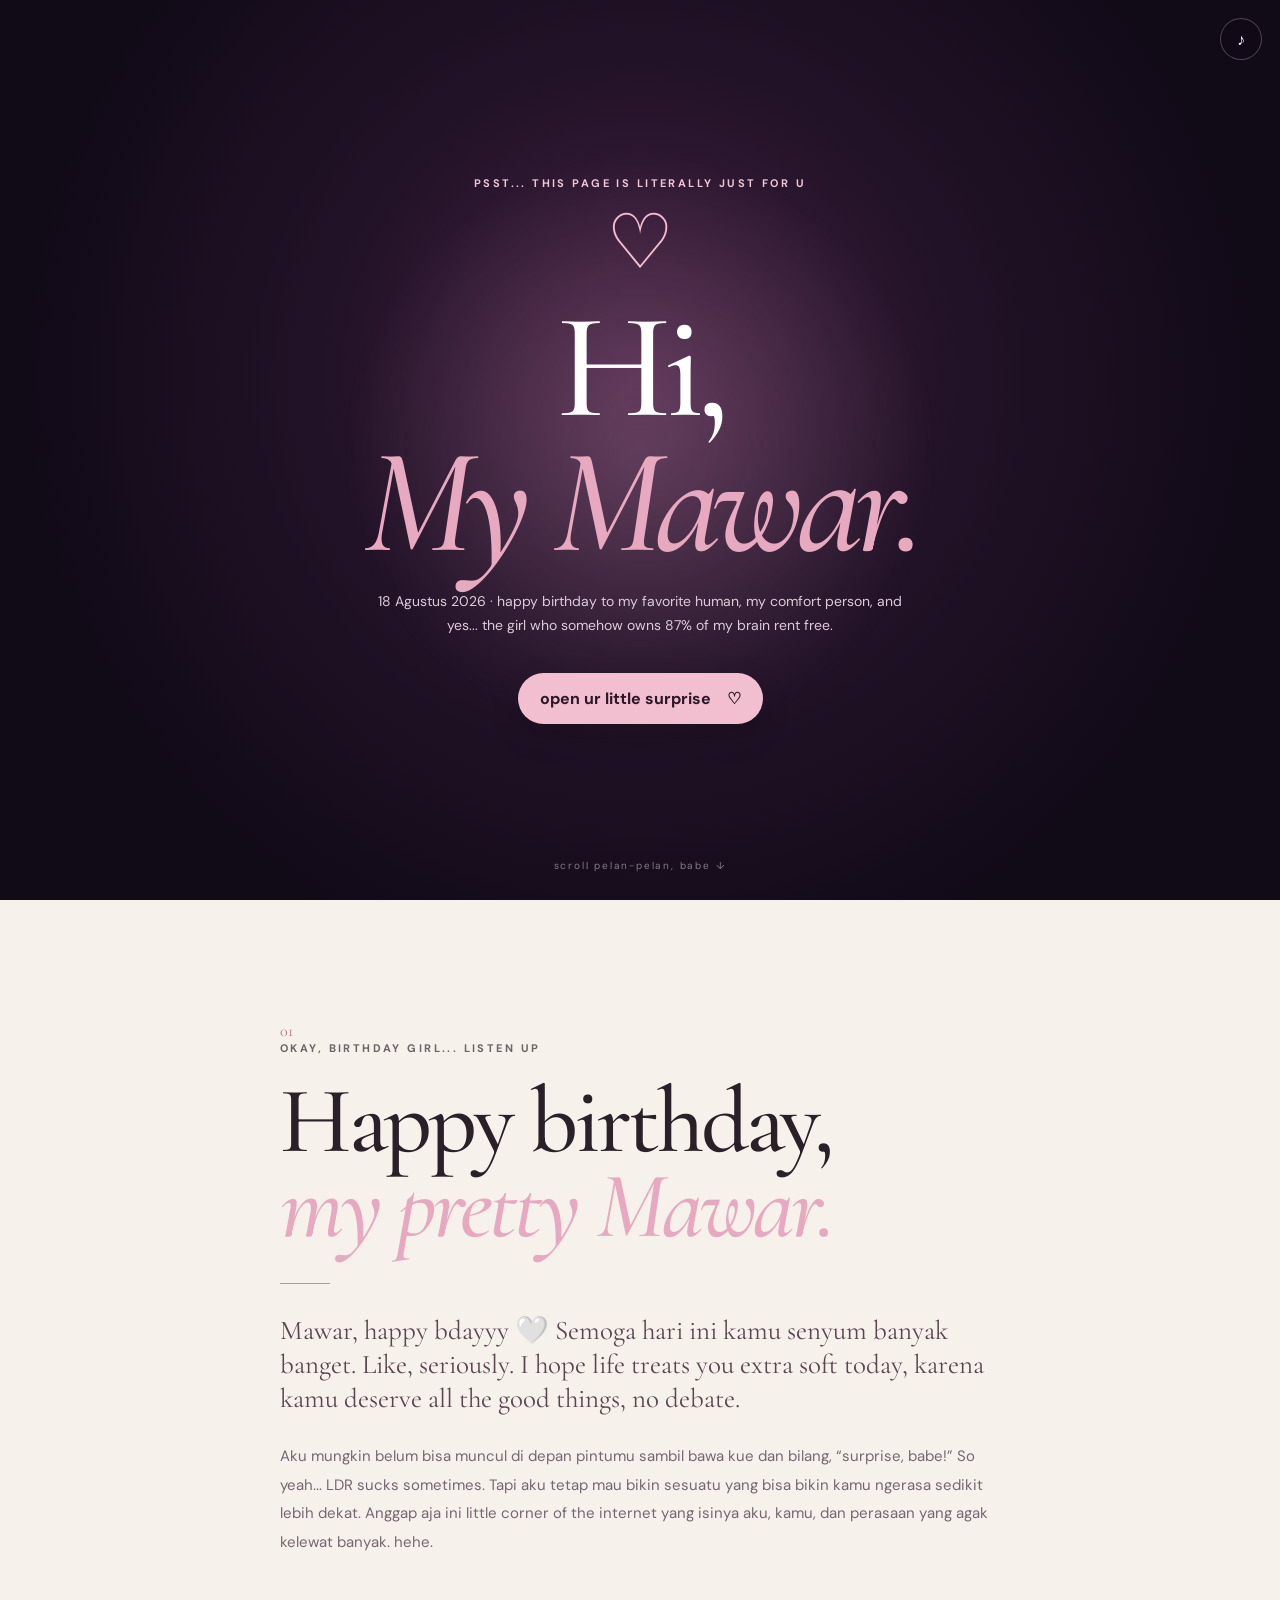
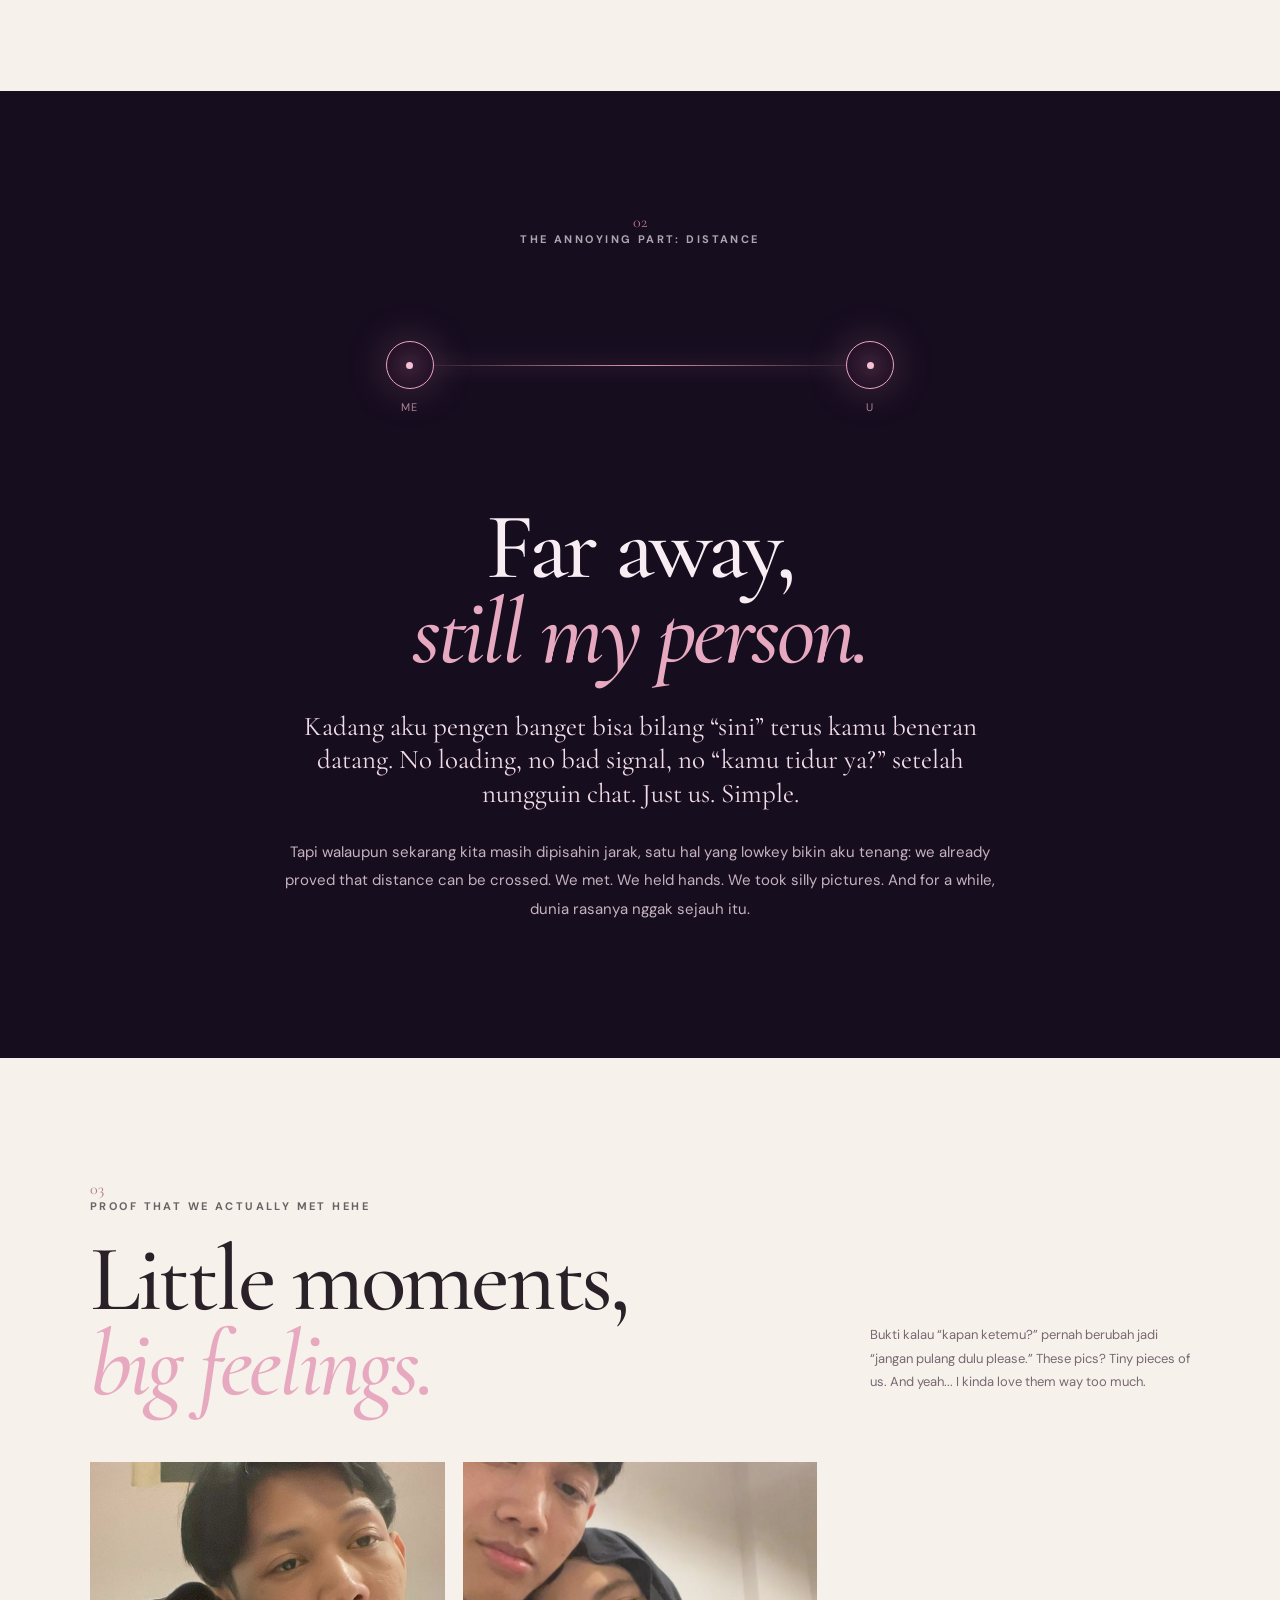
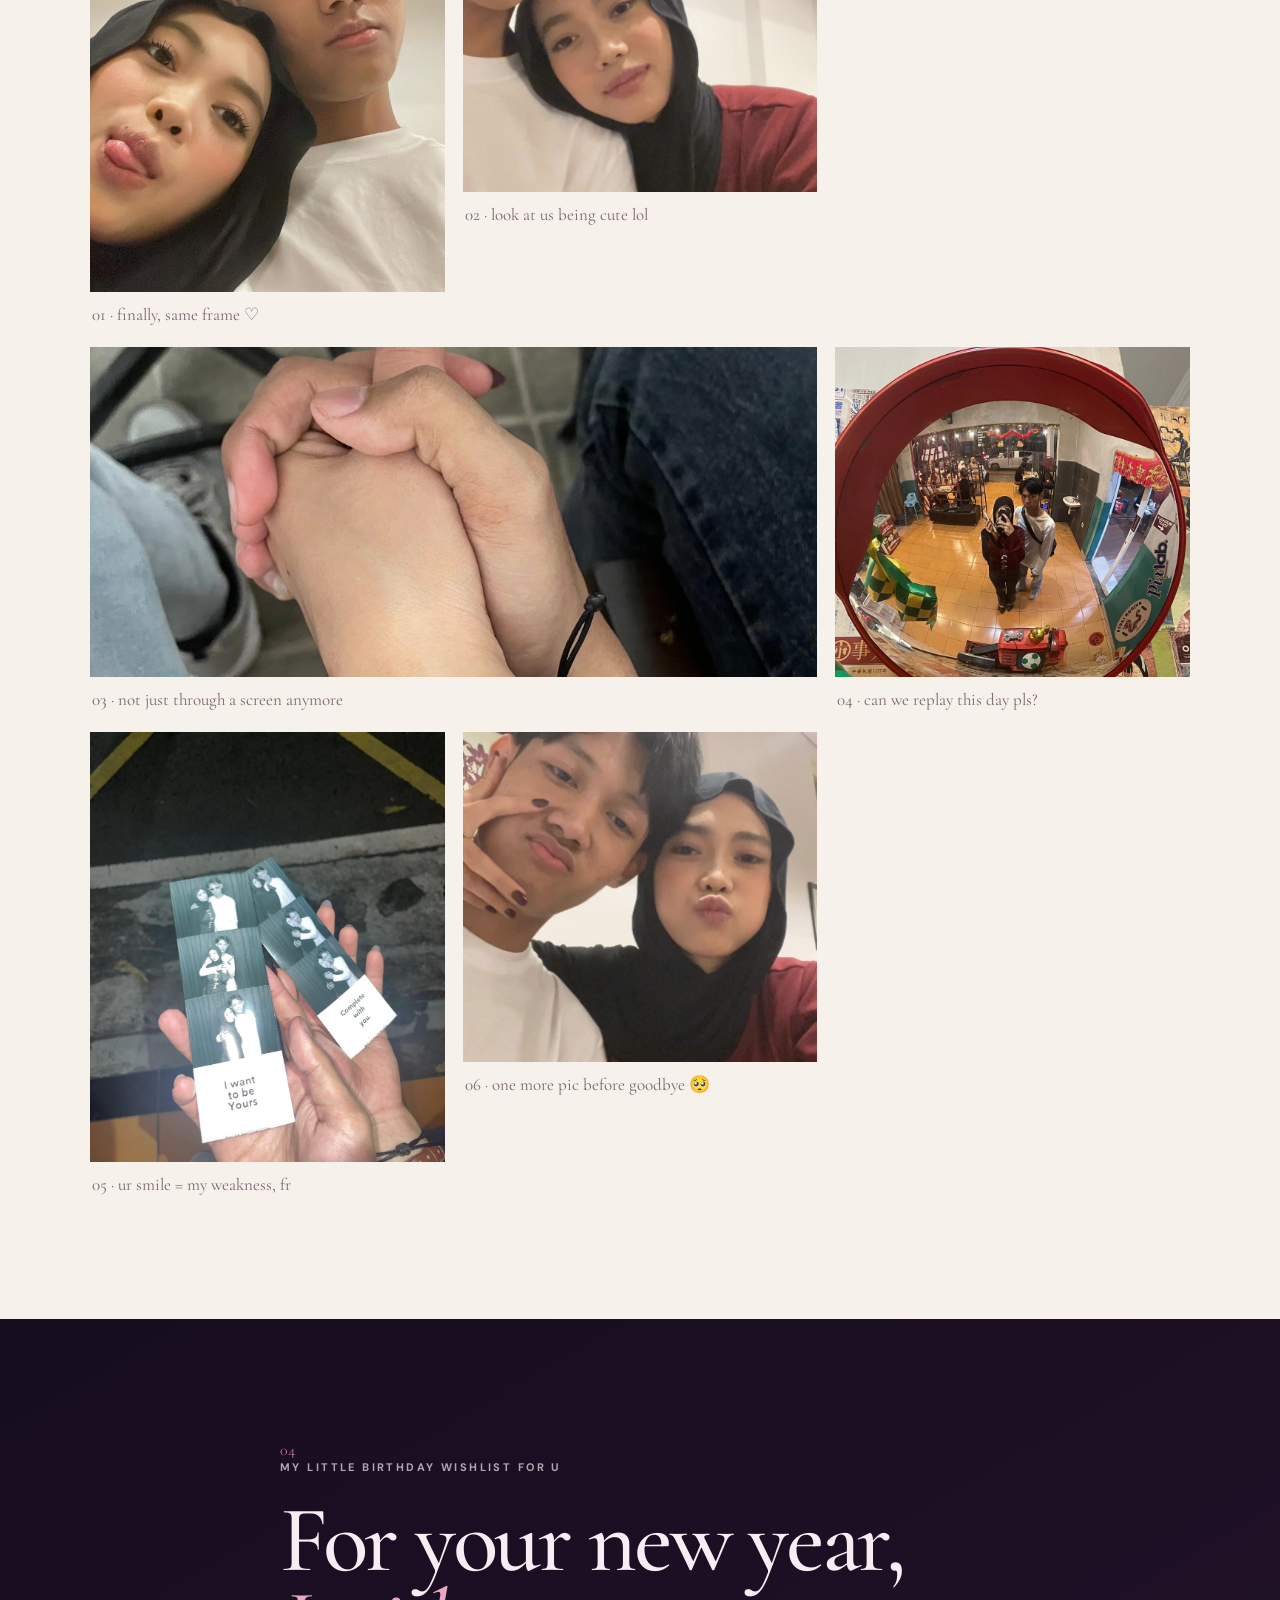
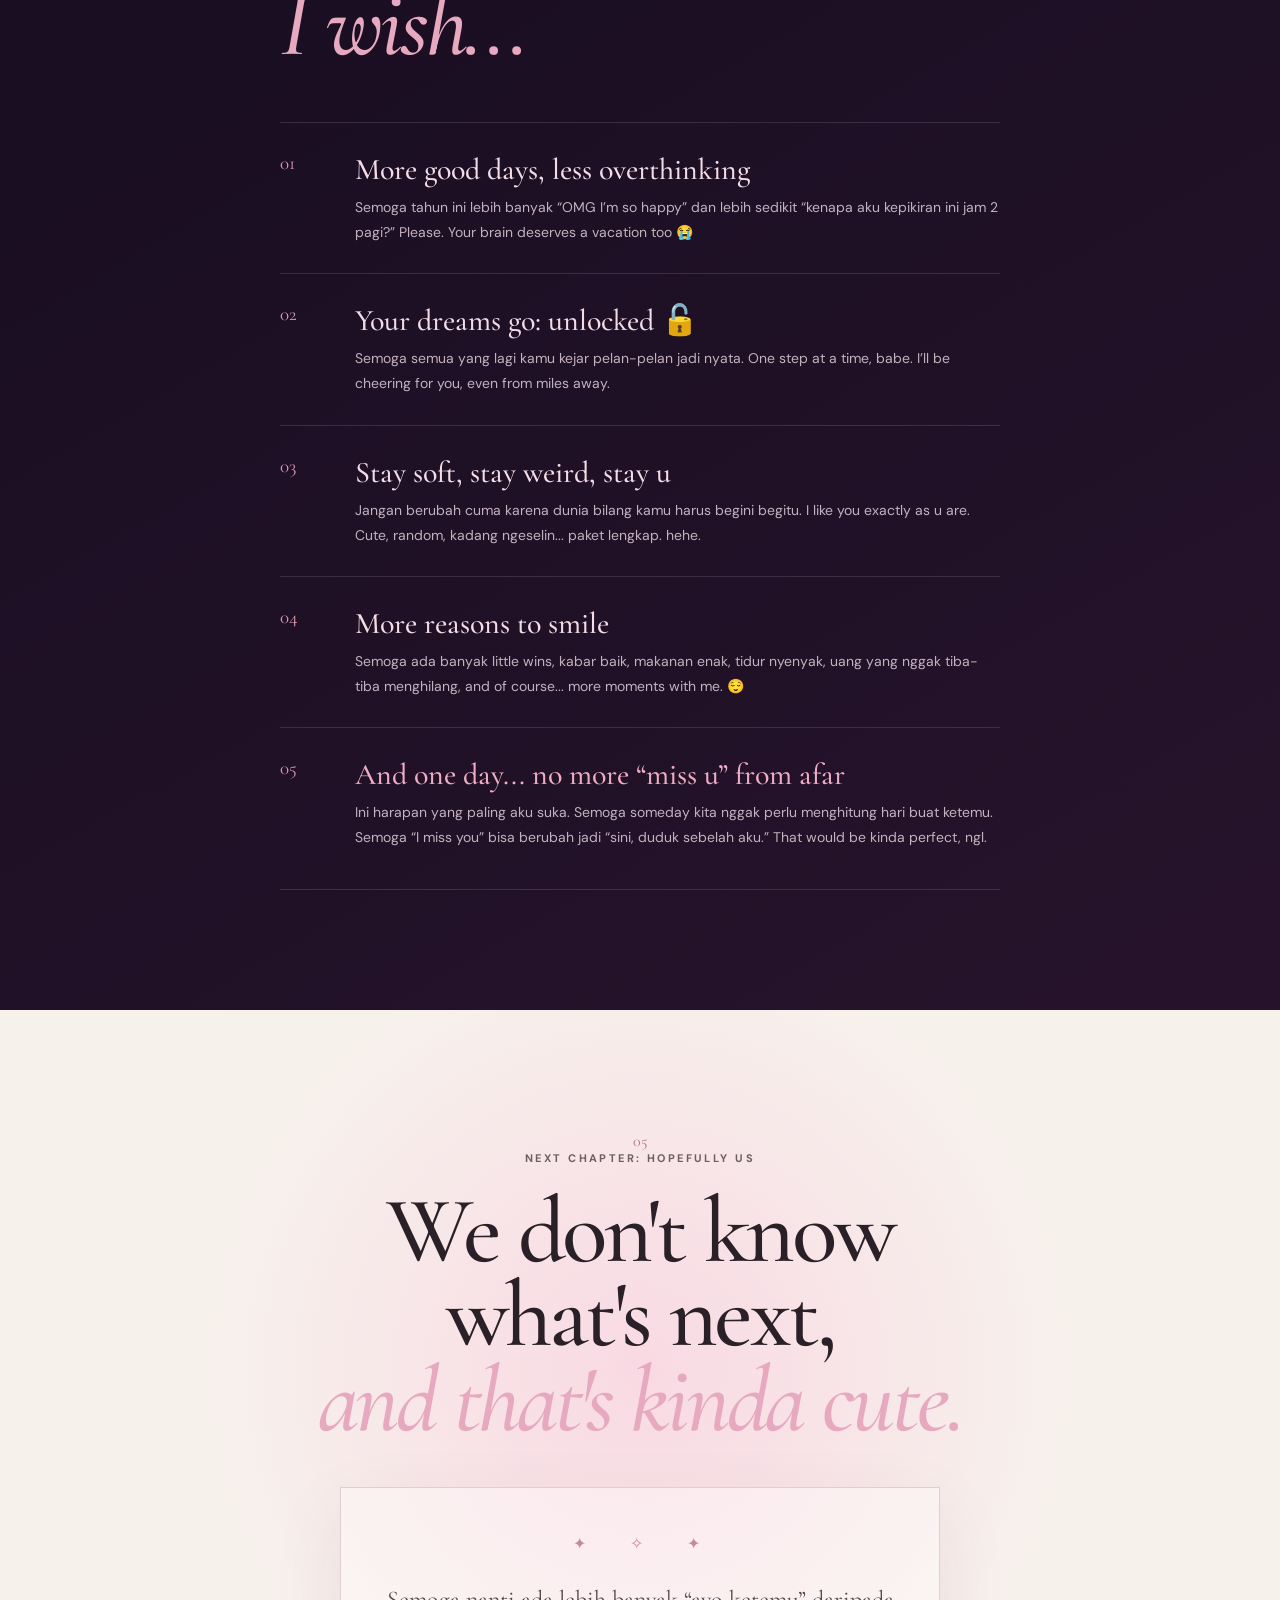
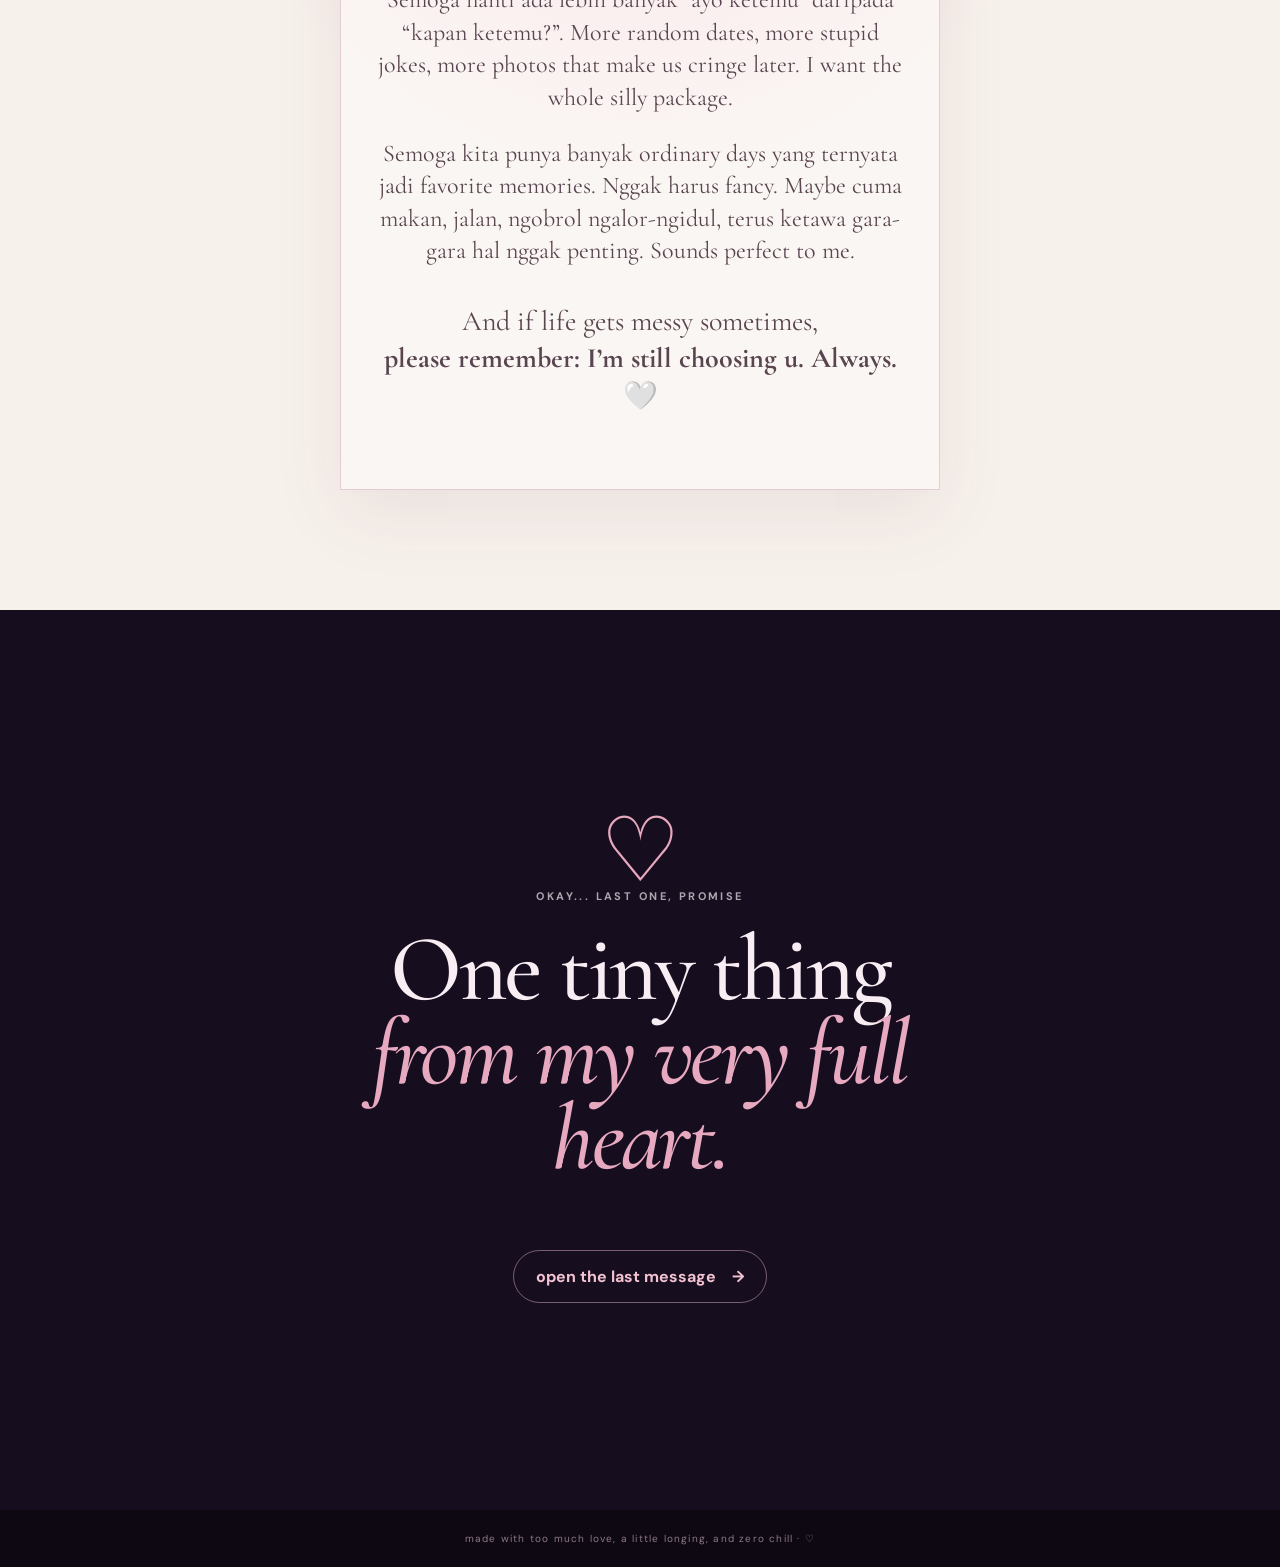
<file: index.html>
<!doctype html>
<html lang="id">
<head>
  <meta charset="utf-8">
  <meta name="viewport" content="width=device-width, initial-scale=1, viewport-fit=cover">
  <meta name="theme-color" content="#160d1f">
  <meta name="description" content="A tiny little birthday corner for Mawarni Agustin. Made with love, long distance, and way too many feelings.">
  <title>Hi, My Mawar ♡</title>
  <link rel="preconnect" href="https://fonts.googleapis.com">
  <link rel="preconnect" href="https://fonts.gstatic.com" crossorigin>
  <link href="https://fonts.googleapis.com/css2?family=Cormorant+Garamond:wght@400;500;600;700&family=DM+Sans:wght@400;500;600;700&display=swap" rel="stylesheet">
  <link rel="stylesheet" href="style.css">
</head>
<body>
  <div class="stars" aria-hidden="true"></div>
  <div class="petals" aria-hidden="true"></div>
  <button class="sound-btn" id="soundBtn" aria-label="Nyalakan suara">♪</button>
  <button class="music-hint" id="musicHint">♫ tiny soundtrack</button>

  <main>
    <section class="hero screen" id="hero">
      <div class="moon-glow"></div>
      <div class="hero-content">
        <p class="eyebrow reveal">psst... this page is literally just for u</p>
        <div class="heart-mark reveal delay-1">♡</div>
        <h1 class="reveal delay-2">Hi,<br><em>My Mawar.</em></h1>
        <p class="hero-sub reveal delay-3">18 Agustus 2026 · happy birthday to my favorite human, my comfort person, and yes... the girl who somehow owns 87% of my brain rent free.</p>
        <button class="primary-btn reveal delay-4" id="openBtn">open ur little surprise <span>♡</span></button>
      </div>
      <div class="scroll-note">scroll pelan-pelan, babe ↓</div>
    </section>

    <section class="intro section" id="intro">
      <div class="section-inner narrow">
        <span class="section-number">01</span>
        <p class="eyebrow">okay, birthday girl... listen up</p>
        <h2>Happy birthday,<br><em>my pretty Mawar.</em></h2>
        <div class="divider"></div>
        <p class="lead">Mawar, happy bdayyy 🤍 Semoga hari ini kamu senyum banyak banget. Like, seriously. I hope life treats you extra soft today, karena kamu deserve all the good things, no debate.</p>
        <p class="body-copy">Aku mungkin belum bisa muncul di depan pintumu sambil bawa kue dan bilang, “surprise, babe!” So yeah... LDR sucks sometimes. Tapi aku tetap mau bikin sesuatu yang bisa bikin kamu ngerasa sedikit lebih dekat. Anggap aja ini little corner of the internet yang isinya aku, kamu, dan perasaan yang agak kelewat banyak. hehe.</p>
      </div>
    </section>

    <section class="distance section dark-section" id="distance">
      <div class="section-inner narrow center">
        <span class="section-number">02</span>
        <p class="eyebrow">the annoying part: distance</p>
        <div class="orbit-wrap">
          <div class="orbit-line"></div>
          <div class="orbit-dot dot-left"><span>me</span></div>
          <div class="orbit-dot dot-right"><span>u</span></div>
        </div>
        <h2>Far away,<br><em>still my person.</em></h2>
        <p class="lead light">Kadang aku pengen banget bisa bilang “sini” terus kamu beneran datang. No loading, no bad signal, no “kamu tidur ya?” setelah nungguin chat. Just us. Simple.</p>
        <p class="body-copy light-muted">Tapi walaupun sekarang kita masih dipisahin jarak, satu hal yang lowkey bikin aku tenang: we already proved that distance can be crossed. We met. We held hands. We took silly pictures. And for a while, dunia rasanya nggak sejauh itu.</p>
      </div>
    </section>

    <section class="gallery section" id="gallery">
      <div class="section-inner">
        <div class="gallery-heading">
          <div><span class="section-number">03</span><p class="eyebrow">proof that we actually met hehe</p><h2>Little moments,<br><em>big feelings.</em></h2></div>
          <p class="gallery-note">Bukti kalau “kapan ketemu?” pernah berubah jadi “jangan pulang dulu please.” These pics? Tiny pieces of us. And yeah... I kinda love them way too much.</p>
        </div>
        <div class="photo-grid">
          <figure class="photo-card tall"><img src="photos/foto-01.jpg" alt="Foto Mawarni dan pasangan" loading="lazy"><figcaption>01 · finally, same frame ♡</figcaption></figure>
          <figure class="photo-card"><img src="photos/foto-04.jpg" alt="Momen berdua" loading="lazy"><figcaption>02 · look at us being cute lol</figcaption></figure>
          <figure class="photo-card wide"><img src="photos/foto-07.jpg" alt="Tangan yang saling menggenggam" loading="lazy"><figcaption>03 · not just through a screen anymore</figcaption></figure>
          <figure class="photo-card"><img src="photos/foto-08.jpg" alt="Momen bersama" loading="lazy"><figcaption>04 · can we replay this day pls?</figcaption></figure>
          <figure class="photo-card tall"><img src="photos/foto-09.jpg" alt="Kenangan dari pertemuan" loading="lazy"><figcaption>05 · ur smile = my weakness, fr</figcaption></figure>
          <figure class="photo-card"><img src="photos/foto-10.jpg" alt="Foto bersama" loading="lazy"><figcaption>06 · one more pic before goodbye 🥺</figcaption></figure>
        </div>
      </div>
    </section>

    <section class="wishes section dark-section" id="wishes">
      <div class="section-inner narrow">
        <span class="section-number">04</span>
        <p class="eyebrow">my little birthday wishlist for u</p>
        <h2>For your new year,<br><em>I wish...</em></h2>
        <div class="wish-list">
          <article class="wish"><span>01</span><div><h3>More good days, less overthinking</h3><p>Semoga tahun ini lebih banyak “OMG I’m so happy” dan lebih sedikit “kenapa aku kepikiran ini jam 2 pagi?” Please. Your brain deserves a vacation too 😭</p></div></article>
          <article class="wish"><span>02</span><div><h3>Your dreams go: unlocked 🔓</h3><p>Semoga semua yang lagi kamu kejar pelan-pelan jadi nyata. One step at a time, babe. I’ll be cheering for you, even from miles away.</p></div></article>
          <article class="wish"><span>03</span><div><h3>Stay soft, stay weird, stay u</h3><p>Jangan berubah cuma karena dunia bilang kamu harus begini begitu. I like you exactly as u are. Cute, random, kadang ngeselin... paket lengkap. hehe.</p></div></article>
          <article class="wish"><span>04</span><div><h3>More reasons to smile</h3><p>Semoga ada banyak little wins, kabar baik, makanan enak, tidur nyenyak, uang yang nggak tiba-tiba menghilang, and of course... more moments with me. 😌</p></div></article>
          <article class="wish special"><span>05</span><div><h3>And one day... no more “miss u” from afar</h3><p>Ini harapan yang paling aku suka. Semoga someday kita nggak perlu menghitung hari buat ketemu. Semoga “I miss you” bisa berubah jadi “sini, duduk sebelah aku.” That would be kinda perfect, ngl.</p></div></article>
        </div>
      </div>
    </section>

    <section class="future section" id="future">
      <div class="section-inner narrow center">
        <span class="section-number">05</span>
        <p class="eyebrow">next chapter: hopefully us</p>
        <h2>We don't know what's next,<br><em>and that's kinda cute.</em></h2>
        <div class="future-card">
          <div class="future-stars">✦ &nbsp; ✧ &nbsp; ✦</div>
          <p>Semoga nanti ada lebih banyak “ayo ketemu” daripada “kapan ketemu?”. More random dates, more stupid jokes, more photos that make us cringe later. I want the whole silly package.</p>
          <p>Semoga kita punya banyak ordinary days yang ternyata jadi favorite memories. Nggak harus fancy. Maybe cuma makan, jalan, ngobrol ngalor-ngidul, terus ketawa gara-gara hal nggak penting. Sounds perfect to me.</p>
          <p class="signature">And if life gets messy sometimes,<br><strong>please remember: I’m still choosing u. Always. 🤍</strong></p>
        </div>
      </div>
    </section>

    <section class="final section dark-section" id="final">
      <div class="section-inner narrow center">
        <div class="final-heart">♡</div>
        <p class="eyebrow">okay... last one, promise</p>
        <h2>One tiny thing<br><em>from my very full heart.</em></h2>
        <button class="primary-btn ghost" id="lastBtn">open the last message <span>→</span></button>
        <div class="last-message" id="lastMessage">
          <div class="divider"></div>
          <p class="big-message">Mawar, I hope you know this: you are not “just someone I love.” You’re my favorite notification, my random smile, my “I wanna tell her this” person, and sometimes... my biggest distraction. 😭❤️</p>
          <p class="big-message">I can’t promise every day will be easy. But I can promise that, as long as I’m here, I’ll keep rooting for you, annoying you, missing you, and loving you in my own little way. Distance? Yeah, it’s annoying. But you? Worth it. Every. Single. Time.</p>
          <p class="birthday-end">Happy birthday, my Mawar. I love u. A lot. Like... stupidly a lot. ❤️</p>
          <p class="date-end">18 · 08 · 2026 · and yes, u're still my favorite human</p>
        </div>
      </div>
    </section>
  </main>
  <footer>made with too much love, a little longing, and zero chill · ♡</footer>
  <script src="script.js"></script>
</body>
</html>
</file>
<file: style.css>
*{box-sizing:border-box}html{scroll-behavior:smooth}body{margin:0;background:#f7f1ec;color:#2a2027;font-family:"DM Sans",sans-serif;overflow-x:hidden}button{font:inherit} .stars{position:fixed;inset:0;pointer-events:none;z-index:0;opacity:.5;background-image:radial-gradient(circle at 20% 20%,rgba(255,255,255,.75) 0 1px,transparent 1.5px),radial-gradient(circle at 70% 35%,rgba(255,255,255,.6) 0 1px,transparent 1.5px),radial-gradient(circle at 40% 75%,rgba(255,255,255,.45) 0 1px,transparent 1.5px);background-size:180px 180px,230px 230px,270px 270px;mix-blend-mode:screen}.petals{position:fixed;inset:0;pointer-events:none;z-index:10}.petal{position:absolute;width:8px;height:12px;border-radius:80% 20% 80% 20%;background:#d98aa4;opacity:.55;animation:fall linear forwards}@keyframes fall{from{transform:translateY(-10vh) rotate(0)}to{transform:translateY(110vh) rotate(420deg)}}.screen{min-height:100svh;position:relative;display:grid;place-items:center;overflow:hidden}.hero{background:radial-gradient(circle at 50% 42%,#4b2549 0,#241329 35%,#110a17 75%);color:#fff}.moon-glow{position:absolute;width:55vw;height:55vw;max-width:620px;max-height:620px;border-radius:50%;background:radial-gradient(circle,rgba(255,205,220,.17),rgba(255,205,220,0) 68%);filter:blur(2px)}.hero-content{text-align:center;position:relative;z-index:2;padding:30px}.eyebrow{text-transform:uppercase;letter-spacing:.22em;font-size:11px;font-weight:700;opacity:.68;margin:0 0 24px}.hero .eyebrow{color:#f0c6d5}.heart-mark{font-family:"Cormorant Garamond";font-size:76px;line-height:.8;color:#f5bdcf}.hero h1,h2{font-family:"Cormorant Garamond",serif;font-weight:500;line-height:.9}.hero h1{font-size:clamp(76px,13vw,150px);margin:25px 0 20px;letter-spacing:-.05em}.hero h1 em,h2 em{font-style:italic;color:#e7a9bf}.hero-sub{max-width:550px;margin:auto;line-height:1.7;font-size:14px;color:#ddcbd7}.primary-btn{margin-top:35px;border:0;border-radius:999px;padding:15px 22px;background:#f2bfd0;color:#2b1826;font-weight:700;cursor:pointer;box-shadow:0 12px 30px rgba(0,0,0,.16);transition:.3s}.primary-btn:hover{transform:translateY(-3px);box-shadow:0 18px 38px rgba(0,0,0,.25)}.primary-btn span{margin-left:12px}.ghost{background:transparent;color:#f3c3d2;border:1px solid rgba(243,195,210,.45);box-shadow:none}.scroll-note{position:absolute;bottom:28px;font-size:10px;letter-spacing:.18em;opacity:.45}.sound-btn{position:fixed;top:18px;right:18px;width:42px;height:42px;border:1px solid rgba(255,255,255,.25);border-radius:50%;background:rgba(20,10,25,.45);backdrop-filter:blur(10px);color:#fff;z-index:30;cursor:pointer}.music-hint{position:fixed;top:22px;right:68px;border:0;background:none;color:#fff;opacity:.45;font-size:10px;z-index:30;display:none}.section{padding:120px 22px;position:relative}.section-inner{max-width:1100px;margin:auto;position:relative;z-index:2}.narrow{max-width:720px}.center{text-align:center}.section-number{font-family:"Cormorant Garamond";font-size:16px;color:#b4778c}.section h2{font-size:clamp(54px,8vw,94px);margin:15px 0 35px;letter-spacing:-.035em}.lead{font-family:"Cormorant Garamond";font-size:27px;line-height:1.25;color:#5a4550}.body-copy{font-size:15px;line-height:1.9;color:#756771}.divider{width:50px;height:1px;background:#c98ca1;margin:30px 0}.dark-section{background:#160d1f;color:#f8edf3}.light{color:#f2dce6}.light-muted{color:#c7b2be}.distance{min-height:95vh;display:grid;place-items:center;overflow:hidden}.orbit-wrap{height:190px;position:relative;margin:10px auto 45px;max-width:620px}.orbit-line{position:absolute;left:12%;right:12%;top:50%;height:1px;background:linear-gradient(90deg,transparent,#d995ac,transparent);box-shadow:0 0 20px #d995ac}.orbit-dot{position:absolute;top:50%;width:48px;height:48px;margin-top:-24px;border-radius:50%;border:1px solid #e7a7bd;background:#271329;box-shadow:0 0 40px rgba(226,145,174,.25);display:grid;place-items:center;color:#f5c4d3}.orbit-dot span{position:absolute;top:58px;font-size:11px;letter-spacing:.12em;text-transform:uppercase;opacity:.65}.dot-left{left:9%}.dot-right{right:9%}.orbit-dot:after{content:"";position:absolute;width:7px;height:7px;border-radius:50%;background:#f4c2d3;box-shadow:0 0 18px #f4c2d3}.gallery{background:#f7f1ec}.gallery-heading{display:flex;justify-content:space-between;align-items:end;gap:40px;margin-bottom:55px}.gallery-heading h2{margin-bottom:0}.gallery-note{max-width:320px;color:#776872;line-height:1.8;font-size:13px}.photo-grid{display:grid;grid-template-columns:repeat(12,1fr);gap:18px}.photo-card{grid-column:span 4;margin:0}.photo-card.tall{grid-row:span 1}.photo-card.wide{grid-column:span 8}.photo-card img{display:block;width:100%;height:330px;object-fit:cover;filter:saturate(.88);transition:.5s;cursor:pointer}.photo-card.tall img{height:430px}.photo-card.wide img{height:330px}.photo-card:hover img{transform:scale(.985);filter:saturate(1)}figcaption{font-family:"Cormorant Garamond";font-size:17px;color:#7c6570;padding:12px 2px 4px}.wishes{background:linear-gradient(150deg,#170d20,#26132b)}.wish-list{margin-top:55px}.wish{display:grid;grid-template-columns:55px 1fr;gap:20px;padding:28px 0;border-top:1px solid rgba(255,255,255,.12);text-align:left}.wish>span{font-family:"Cormorant Garamond";font-size:19px;color:#d997ad}.wish h3{font-family:"Cormorant Garamond";font-size:30px;font-weight:500;margin:0 0 7px;color:#f4dce6}.wish p{margin:0;color:#c4b1bd;line-height:1.8;font-size:14px}.wish.special{border-bottom:1px solid rgba(255,255,255,.12);padding-bottom:38px}.wish.special h3{color:#efadc3}.future{background:radial-gradient(circle at 50% 30%,#f9d9e3 0,#f7f1ec 40%);min-height:80vh}.future-card{margin:45px auto 0;max-width:600px;padding:45px 35px;border:1px solid #e4ccd5;background:rgba(255,255,255,.35);box-shadow:0 25px 70px rgba(76,40,55,.08)}.future-card p{font-family:"Cormorant Garamond";font-size:24px;line-height:1.35;color:#59454f}.future-stars{color:#c9879e;letter-spacing:.5em;margin-bottom:30px}.signature{margin-top:35px!important;font-size:28px!important}.final{min-height:100vh;display:grid;place-items:center}.final-heart{font-family:"Cormorant Garamond";font-size:90px;color:#e7a8bd;line-height:.8}.final h2{margin-top:15px}.last-message{display:none;animation:fadeUp .9s ease both}.last-message.show{display:block}.big-message{font-family:"Cormorant Garamond";font-size:29px;line-height:1.3;color:#f2dce6}.birthday-end{font-family:"Cormorant Garamond";font-size:42px;color:#efb2c7;margin-top:45px}.date-end{letter-spacing:.3em;font-size:11px;opacity:.5}.final .divider{margin-left:auto;margin-right:auto}footer{background:#0e0813;color:#8e7985;text-align:center;padding:22px;font-size:10px;letter-spacing:.12em}.reveal{opacity:0;transform:translateY(18px);animation:fadeUp 1s ease forwards}.delay-1{animation-delay:.15s}.delay-2{animation-delay:.3s}.delay-3{animation-delay:.45s}.delay-4{animation-delay:.6s}@keyframes fadeUp{to{opacity:1;transform:translateY(0)}}@media(max-width:760px){.section{padding:90px 18px}.hero h1{font-size:78px}.gallery-heading{display:block}.gallery-note{margin-top:25px}.photo-grid{grid-template-columns:repeat(2,1fr);gap:12px}.photo-card,.photo-card.wide{grid-column:span 1}.photo-card.tall img,.photo-card img,.photo-card.wide img{height:260px}.photo-card:nth-child(3){grid-column:span 2}.photo-card:nth-child(3) img{height:250px}.lead{font-size:24px}.future-card{padding:35px 22px}.birthday-end{font-size:34px}.music-hint{display:block}}@media(prefers-reduced-motion:reduce){*{scroll-behavior:auto!important;animation:none!important;transition:none!important}}
</file>
